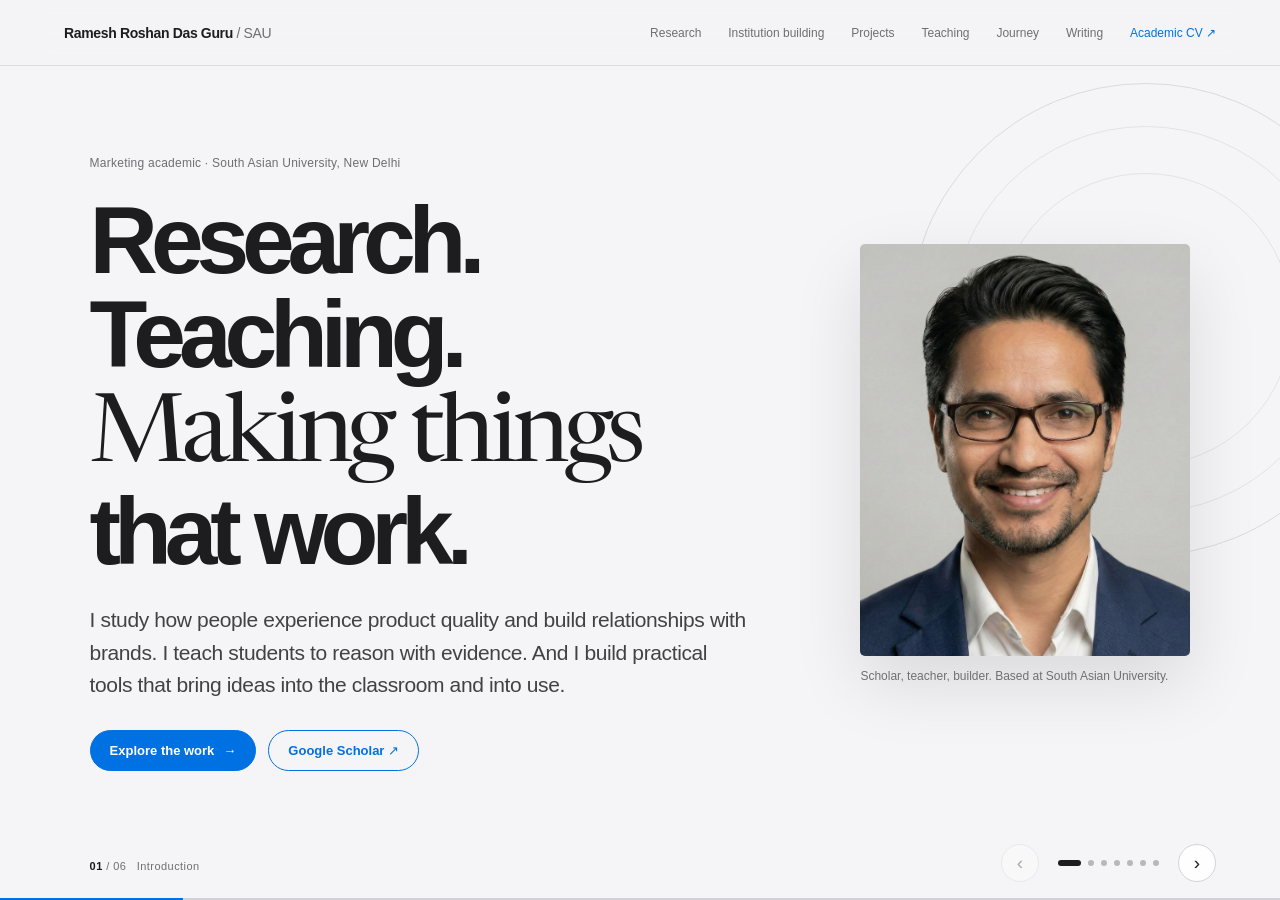
<file: index.html>
<!doctype html>
<html lang="en">
<head>
<meta charset="utf-8">
<meta name="viewport" content="width=device-width, initial-scale=1">
<meta name="theme-color" content="#f5f5f7">
<meta name="description" content="Ramesh Roshan Das Guru is a marketing academic at South Asian University, New Delhi, working across consumer research, management education, and practical digital tools.">
<title>Ramesh Roshan Das Guru — Scholar, Teacher, Builder</title>
<link rel="preconnect" href="https://fonts.googleapis.com">
<link rel="preconnect" href="https://fonts.gstatic.com" crossorigin>
<link href="https://fonts.googleapis.com/css2?family=Newsreader:opsz,wght@6..72,400;6..72,500;6..72,600&display=swap" rel="stylesheet">
<style>
:root{--bg:#f5f5f7;--paper:#fff;--ink:#1d1d1f;--muted:#6e6e73;--line:#d2d2d7;--blue:#0071e3;--blue-dark:#0058b0;--soft:#e8e8ed;--serif:Newsreader,Georgia,serif;--sans:-apple-system,BlinkMacSystemFont,"Segoe UI",Helvetica,Arial,sans-serif}
*{box-sizing:border-box}
html,body{margin:0;width:100%;height:100%;overflow:hidden;background:var(--bg);color:var(--ink);font-family:var(--sans);-webkit-font-smoothing:antialiased}
body{font-size:16px}
a{color:inherit}
a:focus-visible,button:focus-visible{outline:3px solid var(--blue);outline-offset:4px}
.topbar{height:66px;position:fixed;inset:0 0 auto;z-index:20;background:rgba(245,245,247,.82);backdrop-filter:saturate(180%) blur(20px);border-bottom:1px solid rgba(210,210,215,.65)}
.nav{height:100%;max-width:1440px;padding:0 5vw;margin:auto;display:flex;align-items:center;justify-content:space-between;gap:24px}
.brand{text-decoration:none;font-size:14px;font-weight:650;letter-spacing:-.025em;white-space:nowrap}
.brand span{color:var(--muted);font-weight:400}
.navlinks{display:flex;align-items:center;gap:clamp(14px,2.1vw,30px)}
.navlinks a{font-size:12px;text-decoration:none;color:var(--muted);white-space:nowrap;transition:color .2s}
.navlinks a:hover,.navlinks a[aria-current=page]{color:var(--ink)}
.navlinks .cv{color:var(--blue)}
.menu-toggle{display:none;background:transparent;border:0;font:inherit;color:var(--ink);padding:8px}
.deck{position:absolute;inset:66px 0 0;overflow:hidden}
.track{height:100%;display:flex;transform:translateX(0);transition:transform .72s cubic-bezier(.22,.72,.18,1);will-change:transform}
.slide{position:relative;flex:0 0 100vw;width:100vw;height:100%;overflow-y:auto;overscroll-behavior:contain;display:flex;align-items:center;justify-content:center;padding:clamp(28px,5vh,58px) 7vw 84px}
.slide-inner{width:min(1240px,100%);margin:auto;position:relative;z-index:1}
.kicker{font-size:12px;letter-spacing:.02em;color:var(--muted);margin-bottom:24px}
h1,h2,h3,p{margin-top:0}
h1{font-size:clamp(48px,7.4vw,106px);line-height:.99;letter-spacing:-.075em;font-weight:650;max-width:850px;margin-bottom:25px}
h1 .serif{font-family:var(--serif);font-weight:400;letter-spacing:-.045em}
h2{font-size:clamp(38px,5.4vw,76px);line-height:1.02;letter-spacing:-.065em;font-weight:620;margin-bottom:22px}
h3{font-size:clamp(20px,2vw,28px);letter-spacing:-.045em;line-height:1.12;font-weight:600;margin-bottom:12px}
.lede{font-size:clamp(17px,1.65vw,21px);line-height:1.55;letter-spacing:-.018em;color:#424245;max-width:730px}
.muted{color:var(--muted)}
.actions{display:flex;flex-wrap:wrap;gap:12px;margin-top:28px}
.pill{display:inline-flex;align-items:center;justify-content:center;gap:9px;border-radius:999px;padding:12px 19px;font-size:13px;font-weight:550;text-decoration:none;border:1px solid var(--blue);transition:transform .2s,background .2s}
.pill:hover{transform:translateY(-2px)}
.pill.primary{background:var(--blue);color:white}
.pill.primary:hover{background:var(--blue-dark)}
.pill.secondary{color:var(--blue);background:transparent}
.hero-grid{display:grid;grid-template-columns:minmax(0,1.25fr) minmax(240px,.65fr);align-items:center;gap:7vw}
.portrait{width:min(100%,330px);justify-self:end;position:relative}
.portrait img{display:block;width:100%;aspect-ratio:4/5;object-fit:cover;object-position:center;border-radius:5px;background:#e5e5ea;box-shadow:0 28px 70px rgba(0,0,0,.11)}
.portrait-caption{font-size:12px;color:var(--muted);margin-top:13px}
.hero-orbit{position:absolute;width:37vw;height:37vw;max-width:550px;max-height:550px;border:1px solid #d9d9df;border-radius:50%;right:-8vw;top:2%;pointer-events:none}
.hero-orbit:before,.hero-orbit:after{content:"";position:absolute;border:1px solid #e2e2e7;border-radius:50%;inset:9%}
.hero-orbit:after{inset:19%}
.slide-index{position:absolute;left:7vw;bottom:28px;color:var(--muted);font-size:11px;letter-spacing:.04em}
.slide-index b{color:var(--ink);font-weight:550}
.section-grid{display:grid;grid-template-columns:.8fr 1.2fr;gap:7vw;align-items:start}
.big-statement{font-family:var(--serif);font-size:clamp(29px,3.7vw,50px);line-height:1.14;letter-spacing:-.035em;max-width:520px}
.research-list{border-top:1px solid var(--line)}
.list-row{display:grid;grid-template-columns:1fr auto;gap:24px;align-items:center;padding:17px 0;border-bottom:1px solid var(--line)}
.list-row strong{font-size:15px;font-weight:550;letter-spacing:-.015em}
.list-row span{font-size:11px;color:var(--muted);text-align:right}
.split-visual{display:grid;grid-template-columns:1fr 1fr;gap:16px;margin-top:28px}
.note-panel{padding:24px 25px 26px;background:#fff;border-radius:16px;min-height:190px;box-shadow:0 2px 14px rgba(0,0,0,.025)}
.note-panel .number{font-size:12px;color:var(--blue);margin-bottom:25px}
.note-panel p{color:var(--muted);font-size:14px;line-height:1.55;margin:0}
.project-grid{display:grid;grid-template-columns:repeat(3,minmax(0,1fr));gap:16px;margin-top:28px}
.project{background:var(--paper);border-radius:18px;padding:24px;min-height:290px;display:flex;flex-direction:column;box-shadow:0 2px 14px rgba(0,0,0,.035);transition:transform .25s,box-shadow .25s}
.project:hover{transform:translateY(-4px);box-shadow:0 14px 32px rgba(0,0,0,.07)}
.project .label{font-size:11px;color:var(--blue);margin-bottom:30px}
.project p{font-size:14px;line-height:1.55;color:var(--muted);margin-bottom:20px}
.project a,.inline-link{color:var(--blue);text-decoration:none;font-size:13px;font-weight:550;margin-top:auto;width:fit-content}
.project a:hover,.inline-link:hover{text-decoration:underline}
.project-note{font-size:12px;color:var(--muted);margin:15px 0 0}
.teaching-layout{display:grid;grid-template-columns:1fr 1fr;gap:8vw;align-items:center}
.quote{font-family:var(--serif);font-size:clamp(34px,4.5vw,62px);line-height:1.08;letter-spacing:-.04em;max-width:570px}
.principles{border-top:1px solid var(--line)}
.principle{display:grid;grid-template-columns:32px 1fr;gap:14px;padding:16px 0;border-bottom:1px solid var(--line)}
.principle .n{color:var(--blue);font-size:12px;padding-top:3px}
.principle h3{font-size:16px;letter-spacing:-.025em;margin:0 0 5px}
.principle p{font-size:13px;color:var(--muted);line-height:1.5;margin:0}
.journey-layout{display:grid;grid-template-columns:.7fr 1.3fr;gap:7vw}
.timeline{border-top:1px solid var(--line)}
.timeline-item{display:grid;grid-template-columns:135px 1fr;gap:20px;padding:14px 0;border-bottom:1px solid var(--line)}
.timeline-item time{font-size:12px;color:var(--muted);padding-top:4px}
.timeline-item h3{font-size:17px;margin:0 0 4px}
.timeline-item p{font-size:13px;line-height:1.45;color:var(--muted);margin:0}
.pub-layout{display:grid;grid-template-columns:.75fr 1.25fr;gap:7vw}
.pub-aside{font-size:13px;color:var(--muted);max-width:270px}
.pub-aside strong{display:block;font-family:var(--serif);font-size:66px;font-weight:400;letter-spacing:-.05em;color:var(--ink);line-height:1.1}
.pub-list{border-top:1px solid var(--line)}
.pub{padding:15px 0;border-bottom:1px solid var(--line)}
.pub .venue{font-size:11px;color:var(--muted);margin-bottom:6px}
.pub h3{font-family:var(--serif);font-weight:400;font-size:21px;line-height:1.2;margin-bottom:5px;letter-spacing:-.02em}
.pub p{font-size:12px;color:var(--muted);margin:0}
.contact-row{display:flex;justify-content:space-between;align-items:end;gap:30px;border-top:1px solid var(--line);padding-top:25px;margin-top:30px}
.contact-row p{max-width:580px;color:var(--muted);line-height:1.55;margin:0;font-size:15px}
.deck-controls{position:fixed;z-index:30;bottom:18px;right:5vw;display:flex;align-items:center;gap:12px}
.control-btn{height:38px;width:38px;border-radius:50%;border:1px solid var(--line);background:rgba(255,255,255,.86);color:var(--ink);font-size:19px;display:grid;place-items:center;cursor:pointer;transition:background .2s,border-color .2s}
.control-btn:hover{background:#fff;border-color:#aaaab0}
.dots{display:flex;align-items:center;gap:7px;padding:0 7px}
.dot{height:6px;width:6px;border:0;border-radius:99px;background:#b7b7bd;padding:0;cursor:pointer;transition:width .3s,background .3s}
.dot[aria-current=true]{width:23px;background:var(--ink)}
.progress{position:fixed;z-index:29;bottom:0;left:0;height:2px;background:var(--line);width:100%}
.progress span{display:block;width:14.285%;height:100%;background:var(--blue);transition:width .6s}
.reveal{opacity:0;transform:translateY(13px);transition:opacity .6s ease,transform .7s cubic-bezier(.2,.7,.2,1)}
.slide.active .reveal{opacity:1;transform:translateY(0)}
.slide.active .reveal:nth-child(2){transition-delay:.07s}
.slide.active .reveal:nth-child(3){transition-delay:.13s}
.slide.active .reveal:nth-child(4){transition-delay:.19s}
@media(max-width:900px){.nav{padding:0 22px}.navlinks{gap:14px}.navlinks a{font-size:11px}.slide{padding:30px 6vw 80px}.hero-grid{gap:5vw}.portrait{width:min(100%,260px)}.project{padding:19px;min-height:300px}.section-grid,.teaching-layout,.journey-layout,.pub-layout{gap:4vw}}
@media(max-width:700px){html,body{height:100%;overflow:hidden}.topbar{height:58px}.nav{padding:0 18px}.brand{font-size:13px}.menu-toggle{display:block}.navlinks{display:none;position:absolute;top:57px;left:0;right:0;background:rgba(245,245,247,.98);padding:14px 20px 20px;border-bottom:1px solid var(--line);flex-direction:column;align-items:flex-start;gap:16px}.navlinks.open{display:flex}.navlinks a{font-size:14px}.deck{inset:58px 0 0}.slide{align-items:flex-start;padding:32px 22px 85px}.slide-inner{margin:auto 0}.hero-grid,.section-grid,.teaching-layout,.journey-layout,.pub-layout{grid-template-columns:1fr;gap:25px}.hero-grid{align-items:start}.hero-orbit{width:80vw;height:80vw;right:-40vw;top:20%}h1{font-size:clamp(47px,13vw,74px)}h2{font-size:clamp(39px,10vw,58px)}.lede{font-size:16px}.portrait{width:125px;justify-self:start}.portrait img{aspect-ratio:1/1;border-radius:50%}.portrait-caption{font-size:10px}.hero-grid{gap:18px}.hero-grid>div:first-child{order:1}.portrait{order:0}.hero-grid .kicker{margin-bottom:15px}.actions{margin-top:20px}.split-visual{grid-template-columns:1fr 1fr;gap:9px}.note-panel{min-height:0;padding:15px;border-radius:12px}.note-panel .number{margin-bottom:12px}.note-panel p{font-size:12px}.project-grid{grid-template-columns:1fr;gap:10px;margin-top:20px}.project{min-height:0;padding:17px;border-radius:13px}.project .label{margin-bottom:10px}.project h3{font-size:21px}.project p{font-size:13px;margin-bottom:10px}.project a{margin-top:0}.list-row{padding:12px 0;gap:12px}.list-row strong{font-size:13px}.list-row span{font-size:10px}.quote{font-size:37px}.principle{padding:12px 0}.timeline-item{grid-template-columns:95px 1fr;gap:12px;padding:11px 0}.timeline-item h3{font-size:14px}.timeline-item p{font-size:11px}.pub-aside strong{font-size:45px}.pub{padding:11px 0}.pub h3{font-size:18px}.contact-row{align-items:flex-start;flex-direction:column;margin-top:18px;padding-top:18px}.deck-controls{bottom:13px;right:16px;gap:7px}.control-btn{width:34px;height:34px}.dots{gap:5px}.slide-index{left:22px;bottom:22px;font-size:10px}.slide{overflow-y:auto}.slide:nth-child(4) .slide-inner{margin-top:10px;margin-bottom:30px}}
@media(max-height:740px) and (min-width:701px){.slide{padding-top:18px;padding-bottom:68px}.kicker{margin-bottom:14px}h1{font-size:clamp(46px,6vw,78px)}h2{font-size:clamp(34px,4vw,55px)}.lede{font-size:16px}.project{min-height:230px;padding:18px}.project .label{margin-bottom:17px}.project p{font-size:12px}.timeline-item{padding:9px 0}.slide-inner{max-height:100%;overflow-y:auto}}
@media(prefers-reduced-motion:reduce){*,*:before,*:after{scroll-behavior:auto!important;transition-duration:.01ms!important;animation-duration:.01ms!important}.track{transition:none}.reveal{opacity:1;transform:none}}
</style>
</head>
<body>
<header class="topbar">
<nav class="nav" aria-label="Main navigation">
<a class="brand" href="#home" data-slide="0">Ramesh Roshan Das Guru <span> / SAU</span></a>
<button class="menu-toggle" id="menuToggle" aria-expanded="false" aria-controls="navlinks">Sections</button>
<div class="navlinks" id="navlinks">
<a href="#research" data-slide="1">Research</a><a href="#institution" data-slide="2">Institution building</a><a href="#projects" data-slide="3">Projects</a><a href="#teaching" data-slide="4">Teaching</a><a href="#journey" data-slide="5">Journey</a><a href="#writing" data-slide="6">Writing</a><a class="cv" href="CV_RR.pdf" target="_blank" rel="noopener">Academic CV ↗</a>
</div>
</nav>
</header>
<main class="deck" aria-label="Portfolio presentation">
<div class="track" id="track">
<section class="slide active" id="home" aria-label="Introduction">
<div class="hero-orbit"></div><div class="slide-inner hero-grid">
<div>
<div class="kicker reveal">Marketing academic · South Asian University, New Delhi</div>
<h1 class="reveal">Research. Teaching.<br><span class="serif">Making things</span><br>that work.</h1>
<p class="lede reveal">I study how people experience product quality and build relationships with brands. I teach students to reason with evidence. And I build practical tools that bring ideas into the classroom and into use.</p>
<div class="actions reveal"><a class="pill primary" href="#research" data-slide="1">Explore the work <span aria-hidden="true">→</span></a><a class="pill secondary" href="https://scholar.google.com/citations?user=BUsJnvUAAAAJ&hl=en" target="_blank" rel="noopener">Google Scholar ↗</a></div>
</div>
<div class="portrait reveal"><img src="rr.jpg" alt="Portrait of Ramesh Roshan Das Guru"><div class="portrait-caption">Scholar, teacher, builder. Based at South Asian University.</div></div>
</div><div class="slide-index"><b>01</b> / 06 &nbsp; Introduction</div>
</section>
<section class="slide" id="research" aria-label="Research">
<div class="slide-inner">
<div class="kicker reveal">01 / Research</div>
<div class="section-grid">
<div class="reveal"><h2>Quality is more than a feature.</h2><p class="lede">It is an experience people form across encounters, expectations and outcomes.</p></div>
<div class="reveal"><p class="big-statement">My research asks how customers experience product quality, how those judgments shape brand relationships over time, and what they mean for the choices people make.</p><div class="research-list">
<div class="list-row"><strong>Customer-experienced product quality</strong><span>Core research stream</span></div>
<div class="list-row"><strong>Brand attachment, satisfaction and loyalty</strong><span>Longitudinal</span></div>
<div class="list-row"><strong>Measurement and quantitative methods</strong><span>Research methods</span></div>
<div class="list-row"><strong>AI, sustainability and quality judgments</strong><span>Emerging work</span></div>
<div class="list-row"><strong>Consumer experience of electric vehicles</strong><span>Field research</span></div>
</div></div></div>
<div class="slide-index"><b>02</b> / 06 &nbsp; Research</div>
</section>
<section class="slide" id="institution" aria-label="Institution building and research in practice">
<div class="slide-inner">
<div class="kicker reveal">02 / Institution building</div>
<div class="section-grid">
<div class="reveal"><h2>Build the conditions for good work.</h2><p class="lede">Academic work is not only papers and lectures. It is also the programmes, partnerships and practical systems that help people learn and do research.</p></div>
<div class="reveal">
<div class="note-panel"><div class="number">South Asian University · New Delhi</div><h3>Business Analytics & AI</h3><p>Contributing to the development and launch of the MS programme, from curriculum and programme promotion to admissions and teaching. The aim: help students translate business questions into analytical questions and decisions.</p></div>
<div class="note-panel" style="margin-top:12px"><div class="number">Indian Institute of Management Bodh Gaya</div><h3>Digital Business Management</h3><p>Part of the launch team for the MBA in Digital Business Management; designed marketing-domain course structure linking product, brand and digital business decisions.</p></div>
<div class="note-panel" style="margin-top:12px"><div class="number">International collaboration</div><h3>Electric vehicle experience</h3><p>A longitudinal study of EV owners' experienced product quality and defects, using a purpose-built Android application with collaborators at the American University of Switzerland, University of Geneva and UC Davis.</p></div>
</div></div>
</div><div class="slide-index"><b>03</b> / 06 &nbsp; Institution building</div>
</section>
<section class="slide" id="projects" aria-label="Digital projects">
<div class="slide-inner">
<div class="kicker reveal">03 / Tools in progress</div>
<h2 class="reveal">Ideas should leave the page.</h2>
<p class="lede reveal">I build small digital products around recurring problems in management education. Practical experiments, not technology for its own sake.</p>
<div class="project-grid reveal">
<article class="project"><div class="label">01 / Simulation</div><h3>Mercatura</h3><p>A marketing decision simulation where participants manage pricing, promotion, distribution and positioning, then see how choices affect market outcomes across multiple periods.</p><a href="mailto:rameshroshandg@gmail.com?subject=Mercatura%20marketing%20simulation">Ask about Mercatura ↗</a></article>
<article class="project"><div class="label">02 / Assessment</div><h3>Academex</h3><p>A lightweight assessment platform exploring how instructors can run classroom quizzes with clearer evidence, practical controls and confidence in the integrity of student work.</p><a href="mailto:rameshroshandg@gmail.com?subject=Academex%20assessment%20platform">Ask about Academex ↗</a></article>
<article class="project"><div class="label">03 / Group learning</div><h3>PeerPulse</h3><p>A peer-evaluation tool designed to help instructors understand contribution in group projects and use peer evidence as an input to academic judgment.</p><a href="mailto:rameshroshandg@gmail.com?subject=PeerPulse%20peer-evaluation%20tool">Ask about PeerPulse ↗</a></article>
</div>
<p class="project-note">These are evolving projects. This page describes their design intent, not a claim that every feature is complete.</p>
</div><div class="slide-index"><b>04</b> / 06 &nbsp; Projects</div>
</section>
<section class="slide" id="teaching" aria-label="Teaching">
<div class="slide-inner">
<div class="kicker reveal">04 / Teaching and learning</div>
<div class="teaching-layout">
<div class="reveal"><p class="quote">The point is not to remember a tool. It is to know <em>when to trust it</em>, when to question it, and what to do next.</p><p class="muted" style="max-width:500px;line-height:1.6">Across marketing, analytics and research methods, I connect concepts to real decisions, evidence and consequences. Students should leave able to explain their reasoning, not merely reproduce a model.</p><a class="inline-link" href="teaching.html">Explore teaching evaluations and student feedback ↗</a></div>
<div class="principles reveal">
<div class="principle"><div class="n">01</div><div><h3>Start with a real question</h3><p>Begin with a decision, customer problem or research puzzle before introducing a framework.</p></div></div>
<div class="principle"><div class="n">02</div><div><h3>Make reasoning visible</h3><p>Use cases, demonstrations, data and discussion to show how conclusions are reached.</p></div></div>
<div class="principle"><div class="n">03</div><div><h3>Build critical independence</h3><p>Test assumptions, recognise uncertainty and identify where an answer may fail.</p></div></div>
<div class="principle"><div class="n">04</div><div><h3>Use technology with purpose</h3><p>AI and analytics should extend inquiry and judgment, not replace either one.</p></div></div>
</div></div>
</div><div class="slide-index"><b>05</b> / 06 &nbsp; Teaching</div>
</section>
<section class="slide" id="journey" aria-label="Academic journey and publications">
<div class="slide-inner">
<div class="kicker reveal">05 / A connected point of view</div>
<div class="journey-layout">
<div class="reveal"><h2>Different settings.<br>Related questions.</h2><p class="lede">Research, teaching, industry and institution building have shaped how I approach one another.</p><div class="pub-aside"><strong>02</strong>Published journal articles in the <em>European Journal of Marketing</em> on experienced product quality and customer-brand relationships.<br><br><a class="inline-link" href="CV_RR.pdf" target="_blank" rel="noopener">Full academic CV ↗</a><br><a class="inline-link" href="https://scholar.google.com/citations?user=BUsJnvUAAAAJ&hl=en" target="_blank" rel="noopener">Google Scholar ↗</a></div></div>
<div class="reveal"><div class="timeline">
<div class="timeline-item"><time>2025 — Present</time><div><h3>Senior Assistant Professor of Marketing</h3><p>South Asian University, New Delhi. Founding faculty member in the Faculty of Management; programme development, teaching and doctoral supervision.</p></div></div>
<div class="timeline-item"><time>2025</time><div><h3>Assistant Professor of Marketing</h3><p>Indian Institute of Management Ranchi. Taught Marketing Management to the postgraduate cohort.</p></div></div>
<div class="timeline-item"><time>2021 — 2024</time><div><h3>Assistant Professor of Marketing</h3><p>Indian Institute of Management Bodh Gaya. MBA programme launch, marketing courses and academic/alumni roles.</p></div></div>
<div class="timeline-item"><time>2015 — 2020</time><div><h3>Doctoral research and teaching</h3><p>University of Geneva, Switzerland. Doctoral work on customers' experienced product quality and undergraduate/graduate teaching.</p></div></div>
<div class="timeline-item"><time>Before academia</time><div><h3>Software, industrial operations and consulting</h3><p>Infosys, Steel Authority of India and FactWorks. Software engineering, energy management and consumer research consulting.</p></div></div>
</div></div></div>
</div>
<div class="slide-index"><b>06</b> / 07 &nbsp; Academic journey</div>
</section>
<section class="slide" id="writing" aria-label="Publications and contact">
<div class="slide-inner">
<div class="kicker reveal">06 / Selected scholarship</div>
<div class="pub-layout">
<div class="reveal"><h2>Published work.<br>Questions in progress.</h2><p class="lede">Two published articles in the <em>European Journal of Marketing</em> address experienced product quality and customer-brand relationships. My current work extends these questions into quality, loyalty, sustainability, field experience and consumer choice.</p><div class="pub-aside" style="margin-top:24px"><strong>02</strong>Published journal articles.<br><br><a class="inline-link" href="https://scholar.google.com/citations?user=BUsJnvUAAAAJ&hl=en" target="_blank" rel="noopener">Full profile on Google Scholar ↗</a><br><a class="inline-link" href="CV_RR.pdf" target="_blank" rel="noopener">Full academic CV ↗</a></div></div>
<div class="reveal"><div class="pub-list">
<article class="pub"><div class="venue">European Journal of Marketing · 2020</div><h3>Customers' experienced product quality: scale development and validation</h3><p>R. R. Das Guru and M. Paulssen · 54(4), 645–670</p></article>
<article class="pub"><div class="venue">European Journal of Marketing · 2024</div><h3>Role of brand attachment and satisfaction in driving customer behaviors for durables: A longitudinal study</h3><p>R. R. Das Guru, M. Paulssen and A. Japutra · 58(1), 217–254</p></article>
<div class="pub" style="color:var(--muted);font-size:13px;line-height:1.55">Research in progress: quality, loyalty, sustainability, consumer choice, and emerging questions around AI and product experience.</div>
</div></div></div>
<div class="contact-row"><div><h3 style="font-size:25px;margin-bottom:8px">Have a good question?</h3><p>Open to conversations about consumer research, quantitative marketing, management education, and practical tools for learning and decision-making.</p></div><a class="pill primary" href="mailto:rameshroshandg@gmail.com">Get in touch ↗</a></div>
</div><div class="slide-index"><b>07</b> / 07 &nbsp; Writing & contact</div>
</section>
</div>
</main>
<div class="deck-controls" aria-label="Slide navigation">
<button class="control-btn" id="prev" aria-label="Previous slide" title="Previous slide">‹</button>
<div class="dots" id="dots" aria-label="Choose a slide">
<button class="dot" data-go="0" aria-label="Slide 1" aria-current="true"></button><button class="dot" data-go="1" aria-label="Slide 2"></button><button class="dot" data-go="2" aria-label="Slide 3"></button><button class="dot" data-go="3" aria-label="Slide 4"></button><button class="dot" data-go="4" aria-label="Slide 5"></button><button class="dot" data-go="5" aria-label="Slide 6"></button><button class="dot" data-go="6" aria-label="Slide 7"></button>
</div>
<button class="control-btn" id="next" aria-label="Next slide" title="Next slide">›</button>
</div>
<div class="progress" aria-hidden="true"><span id="progress"></span></div>
<script>
(function(){
const track=document.getElementById('track');
const slides=Array.from(document.querySelectorAll('.slide'));
const dots=Array.from(document.querySelectorAll('.dot'));
const links=Array.from(document.querySelectorAll('[data-slide]'));
const progress=document.getElementById('progress');
const prev=document.getElementById('prev');
const next=document.getElementById('next');
const nav=document.getElementById('navlinks');
const menu=document.getElementById('menuToggle');
let current=0,startX=0,startY=0,lastWheel=0;
function go(index,updateHash){
 current=Math.max(0,Math.min(slides.length-1,index));
 track.style.transform='translateX(-'+(current*100)+'vw)';
 slides.forEach((s,i)=>{s.classList.toggle('active',i===current);s.setAttribute('aria-hidden',i===current?'false':'true')});
 dots.forEach((d,i)=>d.setAttribute('aria-current',i===current?'true':'false'));
 links.forEach(a=>{if(a.dataset.slide!==undefined){if(Number(a.dataset.slide)===current)a.setAttribute('aria-current','page');else a.removeAttribute('aria-current')}});
 progress.style.width=((current+1)/slides.length*100)+'%';
 prev.disabled=current===0;next.disabled=current===slides.length-1;
 prev.style.opacity=current===0?'.35':'1';next.style.opacity=current===slides.length-1?'.35':'1';
 if(updateHash&&history.replaceState)history.replaceState(null,'','#'+slides[current].id);
 nav.classList.remove('open');menu.setAttribute('aria-expanded','false');
}
links.forEach(a=>a.addEventListener('click',e=>{const n=Number(a.dataset.slide);if(Number.isFinite(n)){e.preventDefault();go(n,true)}}));
dots.forEach(d=>d.addEventListener('click',()=>go(Number(d.dataset.go),true)));
prev.addEventListener('click',()=>go(current-1,true));next.addEventListener('click',()=>go(current+1,true));
menu.addEventListener('click',()=>{const open=nav.classList.toggle('open');menu.setAttribute('aria-expanded',String(open))});
document.addEventListener('keydown',e=>{
 if(e.altKey||e.ctrlKey||e.metaKey)return;
 if(['ArrowRight','PageDown'].includes(e.key)){e.preventDefault();go(current+1,true)}
 if(['ArrowLeft','PageUp'].includes(e.key)){e.preventDefault();go(current-1,true)}
 if(e.key==='Home'){e.preventDefault();go(0,true)}
 if(e.key==='End'){e.preventDefault();go(slides.length-1,true)}
});
document.querySelector('.deck').addEventListener('touchstart',e=>{startX=e.changedTouches[0].clientX;startY=e.changedTouches[0].clientY},{passive:true});
document.querySelector('.deck').addEventListener('touchend',e=>{const dx=e.changedTouches[0].clientX-startX;const dy=e.changedTouches[0].clientY-startY;if(Math.abs(dx)>55&&Math.abs(dx)>Math.abs(dy)*1.2)go(current+(dx<0?1:-1),true)},{passive:true});
document.querySelector('.deck').addEventListener('wheel',e=>{
 const active=slides[current];
 const canScroll=active.scrollHeight>active.clientHeight+3;
 const atTop=active.scrollTop<=1;
 const atBottom=active.scrollTop+active.clientHeight>=active.scrollHeight-2;
 const horizontal=Math.abs(e.deltaX)>Math.abs(e.deltaY)&&Math.abs(e.deltaX)>25;
 const vertical=Math.abs(e.deltaY)>28&&(!canScroll||(e.deltaY>0&&atBottom)||(e.deltaY<0&&atTop));
 if(horizontal||vertical){e.preventDefault();if(Date.now()-lastWheel>650){const delta=horizontal?e.deltaX:e.deltaY;go(current+(delta>0?1:-1),true);lastWheel=Date.now()}}
},{passive:false});
window.addEventListener('hashchange',()=>{const id=location.hash.slice(1);const n=slides.findIndex(s=>s.id===id);if(n>=0)go(n,false)});
const initial=slides.findIndex(s=>s.id===location.hash.slice(1));go(initial>=0?initial:0,false);
})();
</script>
</body>
</html>
</file>
